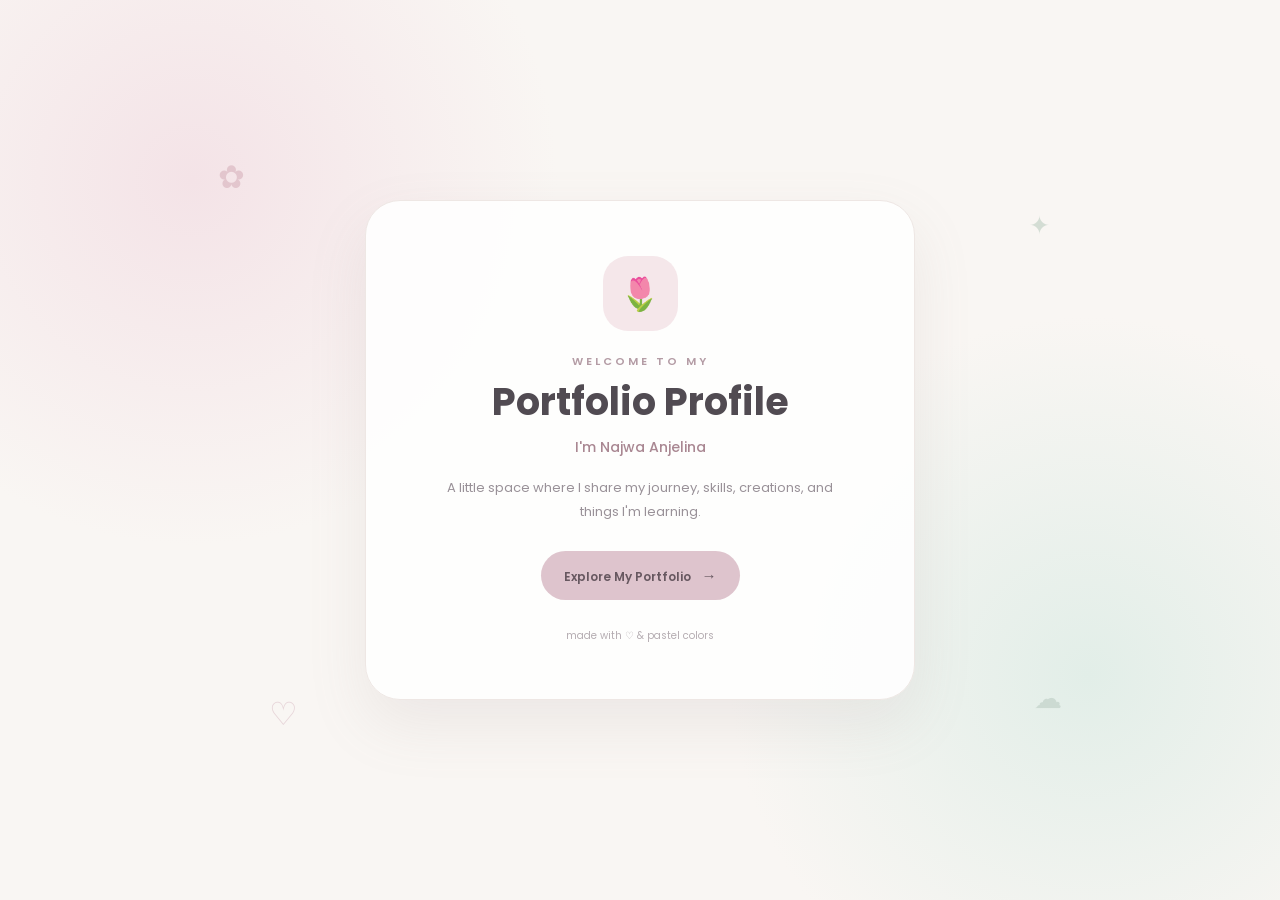
<file: index.html>
<!DOCTYPE html>                    <!-- INI ASLINYA WELCOME YA! -->
<html lang="id">
<head>
    <meta charset="UTF-8">
    <meta name="viewport" content="width=device-width, initial-scale=1.0">

    <title>Welcome | Najwa's Portfolio</title>

    <link rel="stylesheet" href="welcome.css">

    <link rel="preconnect" href="https://fonts.googleapis.com">
    <link rel="preconnect" href="https://fonts.gstatic.com" crossorigin>

    <link
        href="https://fonts.googleapis.com/css2?family=Poppins:wght@400;500;600;700&display=swap"
        rel="stylesheet"
    >
</head>

<body>

    <main class="welcome-page">

        <!-- Dekorasi -->
        <div class="decor decor-one">✿</div>
        <div class="decor decor-two">✦</div>
        <div class="decor decor-three">♡</div>
        <div class="decor decor-four">☁</div>


        <!-- Welcome Card -->
        <section class="welcome-card">

            <div class="flower-icon">
                🌷
            </div>

            <p class="mini-title">
                WELCOME TO MY
            </p>

            <h1>
                Portfolio Profile
            </h1>

            <p class="name">
                I'm Najwa Anjelina 
            </p>

            <p class="description">
                A little space where I share my journey,
                skills, creations, and things I'm learning.
            </p>

            <button id="exploreButton">
                Explore My Portfolio
                <span>→</span>
            </button>

            <p class="bottom-text">
                made with ♡ & pastel colors
            </p>

        </section>

    </main>

    <!-- LOADING SAAT MASUK PORTFOLIO -->
    <div class="loading-screen" id="loadingScreen">

        <div class="loading-content">

            <div class="loading-flower">
                ✿
            </div>

            <h2>Just a moment . . .</h2>

            <p>Preparing your little space :D</p>

            <div class="loading-bar">
                <div id="loadingProgress"></div>
            </div>

        </div>

    </div>

<script src="welcome.js"></script>

</body>
</html>
</file>
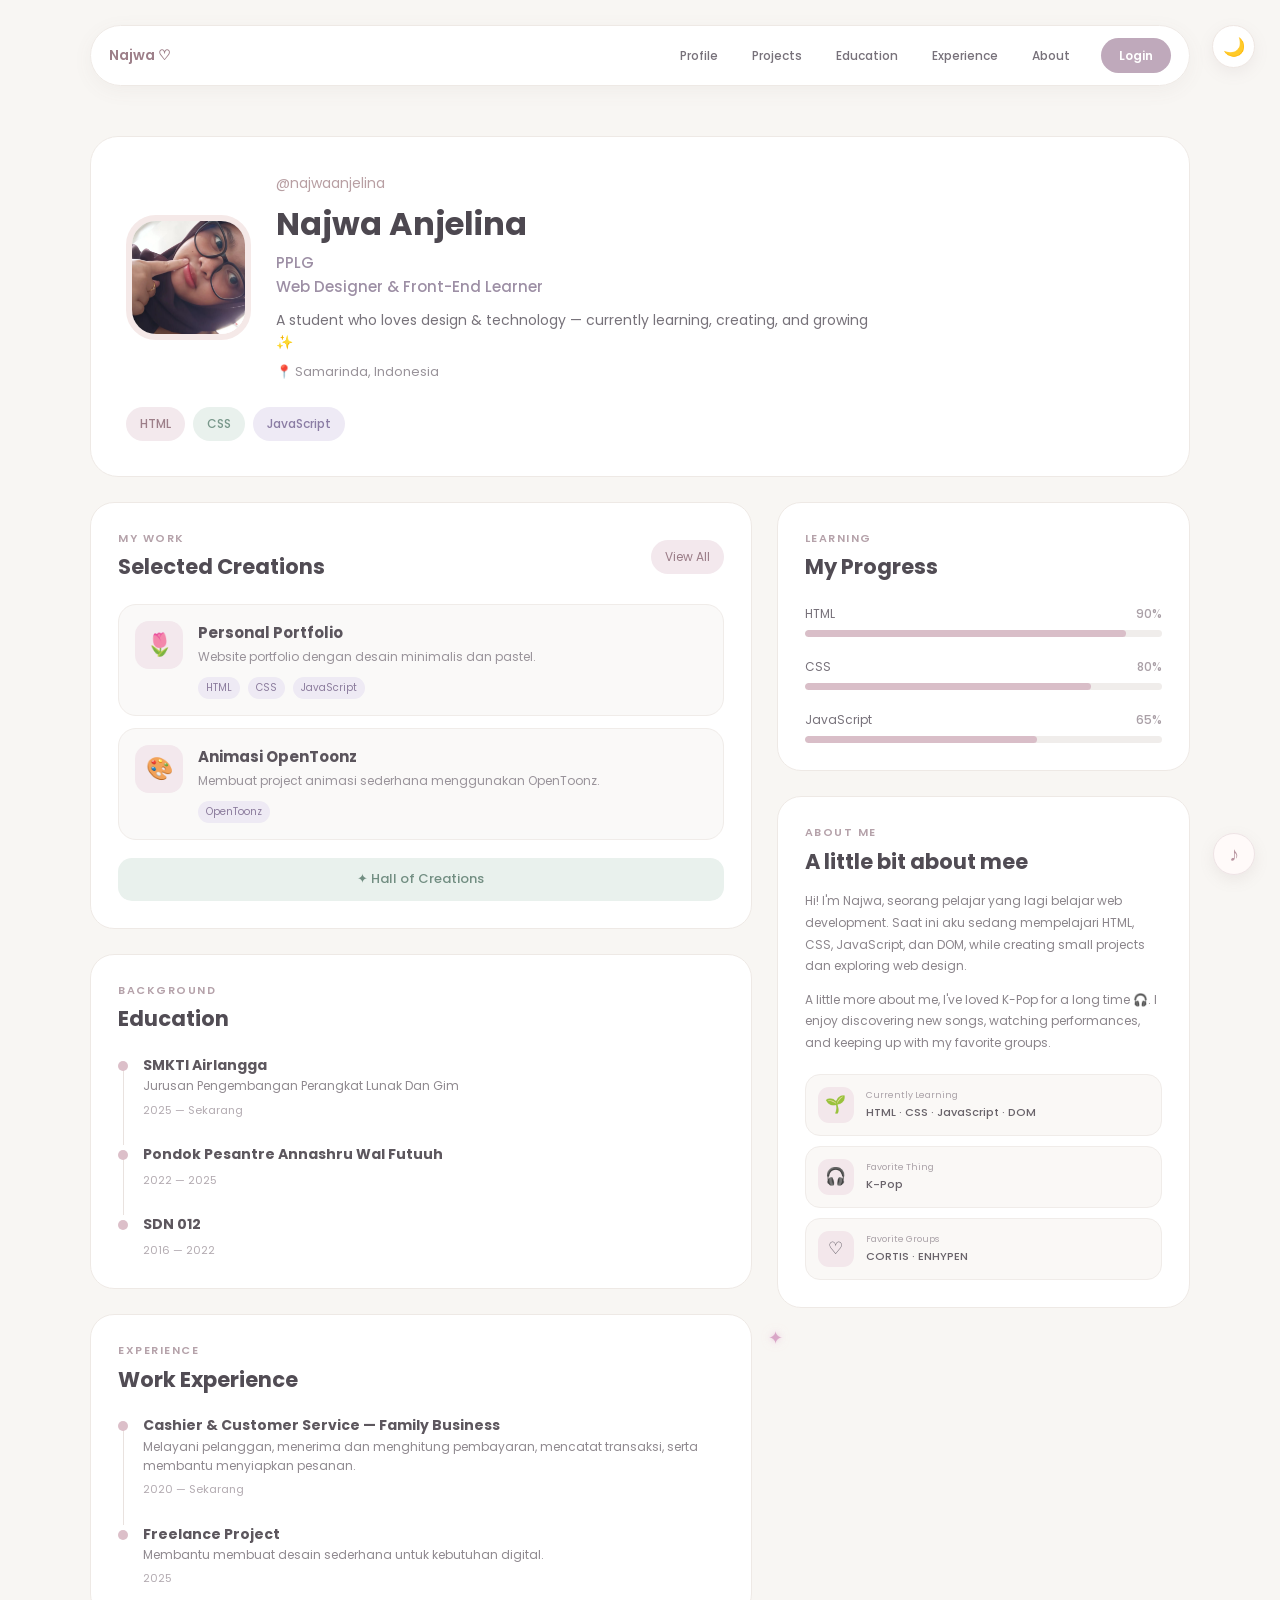
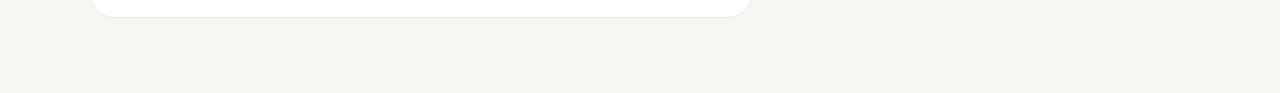
<file: welcome.html>
<!DOCTYPE html>            <!-- NAH INI BARU INDEX NYA BEBB! -->
<html lang="id">
<head>
    <meta charset="UTF-8">
    <meta name="viewport" content="width=device-width, initial-scale=1.0">
    <title>Public Portfolio Profile</title>

    <link rel="stylesheet" href="stylee.css">

    <link rel="preconnect" href="https://fonts.googleapis.com">
    <link rel="preconnect" href="https://fonts.gstatic.com" crossorigin>
    <link href="https://fonts.googleapis.com/css2?family=Poppins:wght@400;500;600;700&display=swap" rel="stylesheet">
</head>

<body>

    <div id="flower-container"></div>

        <!-- NAVIGATION -->
    <nav class="navbar">
        <div class="nav-logo">Najwa ♡</div>

        <button class="menu-toggle" id="menuToggle">☰</button>

        <div class="nav-links" id="navLinks">
            <a href="#home">Profile</a>
            <a href="#projects">Projects</a>
            <a href="#education">Education</a>
            <a href="#experience">Experience</a>
            <a href="#about">About</a>

            <a href="login.php" class="login-nav">Login</a>
        </div>
    </nav>
        <main class="container">

            <!-- THEME BUTTON -->
        <button id="themeButton" class="theme-button">
            🌙
        </button>

        <!-- PROFILE -->
        <section class="profile-card" id="home">

            <div class="profile-top">
                <img 
                    src="fotoku.jpeg" 
                    class="profile-photo"
                >

                <div class="profile-info">
                    <p class="username">@najwaanjelina</p>
                    <h1>Najwa Anjelina</h1>
                    <p class="role"></p>
                    <p class="role">PPLG</p>
                    <p class="role">Web Designer & Front-End Learner</p>

                    <p class="bio">
                        A student who loves design & technology — currently learning, 
                        creating, and growing ✨
                    </p>

                    <p class="location">📍 Samarinda, Indonesia</p>
                </div>
            </div>

            <!-- SKILLS -->
            <div class="skills">
                <span>HTML</span>
                <span>CSS</span>
                <span>JavaScript</span>
            </div>

        </section>


        <!-- CONTENT GRID -->
        <div class="content-grid">

            <!-- LEFT -->
            <div>

                <!-- PROJECT -->
                <section class="section-card" id="projects">
                    <div class="section-title">
                        <div>
                            <p class="small-title">MY WORK</p>
                            <h2>Selected Creations</h2>
                        </div>

                        <button id="allProjectBtn">View All</button>
                    </div>

                    <div class="projects" id="projectContainer">

                        <article class="project">
                            <div class="project-icon">🌷</div>

                            <div>
                                <h3>Personal Portfolio</h3>
                                <p>
                                    Website portfolio dengan desain
                                    minimalis dan pastel.
                                </p>

                                <span class="project-tag">HTML</span>
                                <span class="project-tag">CSS</span>
                                <span class="project-tag">JavaScript</span>
                            </div>
                        </article>


                        <article class="project">
                            <div class="project-icon">🎨</div>

                            <div>
                                <h3>Animasi OpenToonz</h3>
                                <p>
                                    Membuat project animasi sederhana menggunakan OpenToonz.
                                </p>

                                <span class="project-tag">OpenToonz</span>
                            </div>
                        </article>


                        <article class="project hidden-project">
                            <div class="project-icon">☁️</div>

                            <div>
                                <h3>Infografis Etika Digital</h3>
                                <p>
                                    Membuat desain infografis tentang penggunaan gadget secara bijak.
                                </p>

                                <span class="project-tag">Canva</span>
                            </div>
                        </article>

                    </div>

                    <a href="#" class="creation-button">
                        ✦ Hall of Creations
                    </a>
                </section>


                <!-- EDUCATION -->
                <section class="section-card" id="education">
                    <p class="small-title">BACKGROUND</p>
                    <h2>Education</h2>

                    <div class="timeline">

                        <div class="timeline-item">
                            <div class="dot"></div>

                            <div>
                                <h3>SMKTI Airlangga</h3>
                                <p>Jurusan Pengembangan Perangkat Lunak Dan Gim</p>
                                <span>2025 — Sekarang</span>
                            </div>
                        </div>

                        <div class="timeline-item">
                            <div class="dot"></div>

                            <div>
                                <h3>Pondok Pesantre Annashru Wal Futuuh</h3>
                                <span>2022 — 2025</span>
                            </div>
                        </div>

                        <div class="timeline-item">
                            <div class="dot"></div>

                            <div>
                                <h3>SDN 012</h3>
                                <span>2016 — 2022</span>
                            </div>
                        </div>

                    </div>
                </section>


                <!-- WORK -->
                <section class="section-card" id="experience">
                    <p class="small-title">EXPERIENCE</p>
                    <h2>Work Experience</h2>

                    <div class="timeline">

                        <div class="timeline-item">
                            <div class="dot"></div>

                            <div>
                                <h3>Cashier & Customer Service — Family Business</h3>
                                <p>
                                    Melayani pelanggan, menerima dan menghitung pembayaran, mencatat transaksi, serta membantu menyiapkan pesanan.
                                </p>
                                <span>2020 — Sekarang</span>
                            </div>
                        </div>

                        <div class="timeline-item">
                            <div class="dot"></div>

                            <div>
                                <h3>Freelance Project</h3>
                                <p>
                                    Membantu membuat desain sederhana
                                    untuk kebutuhan digital.
                                </p>
                                <span>2025</span>
                            </div>
                        </div>

                    </div>
                </section>

            </div>


            <!-- RIGHT -->
            <aside>

                <!-- LEARNING -->
                <section class="section-card" id="learning">

                    <p class="small-title">LEARNING</p>
                    <h2>My Progress</h2>

                    <div class="progress-item">
                        <div class="progress-label">
                            <span>HTML</span>
                            <b>90%</b>
                        </div>

                        <div class="progress">
                            <div style="width:90%"></div>
                        </div>
                    </div>


                    <div class="progress-item">
                        <div class="progress-label">
                            <span>CSS</span>
                            <b>80%</b>
                        </div>

                        <div class="progress">
                            <div style="width:80%"></div>
                        </div>
                    </div>


                    <div class="progress-item">
                        <div class="progress-label">
                            <span>JavaScript</span>
                            <b>65%</b>
                        </div>

                        <div class="progress">
                            <div style="width:65%"></div>
                        </div>
                    </div>

                </section>


                <!-- ABOUT -->
                <section class="section-card about" id="about">

                    <p class="small-title">ABOUT ME</p>

                    <h2>A little bit about mee</h2>

                    <p class="about-text">
                        Hi! I'm Najwa, seorang pelajar yang lagi belajar web development. Saat ini aku sedang mempelajari HTML, CSS, JavaScript, dan DOM, while creating small projects dan exploring web design.
                    </p>

                    <p class="about-text">
                        A little more about me, I've loved K-Pop for a long time 🎧.
                        I enjoy discovering new songs, watching performances,
                        and keeping up with my favorite groups.
                    </p>


                    <!-- ABOUT MINI CARDS -->
                    <div class="about-cards">

                        <div class="about-box">
                            <span class="about-icon">🌱</span>

                            <div>
                                <small>Currently Learning</small>
                                <b>HTML · CSS · JavaScript · DOM</b>
                            </div>
                        </div>


                        <div class="about-box">
                            <span class="about-icon">🎧</span>

                            <div>
                                <small>Favorite Thing</small>
                                <b>K-Pop</b>
                            </div>
                        </div>


                        <div class="about-box">
                            <span class="about-icon">♡</span>

                            <div>
                                <small>Favorite Groups</small>
                                <b>CORTIS · ENHYPEN</b>
                            </div>
                        </div>

                    </div>

                </section>

        <!-- MUSIC BUTTON -->
    <button id="musicButton" class="music-button">
        ♪
    </button>

    <audio id="backgroundMusic" loop>
        <source src="music.mp3" type="audio/mpeg">
    </audio>

<script src="script.js"></script>

    <div class="cursor"></div>

    <script>
    const cursor = document.querySelector(".cursor");

    document.addEventListener("mousemove", (e) => {
    cursor.style.left = e.clientX + "px";
    cursor.style.top = e.clientY + "px";

    const sparkle = document.createElement("div");
    sparkle.className = "cursor-dot";
    sparkle.textContent = "✧";

    sparkle.style.left = e.clientX + "px";
    sparkle.style.top = e.clientY + "px";

    document.body.appendChild(sparkle);

    setTimeout(() => {
        sparkle.remove();
    }, 800);
    });

</script>
</body>
</html>
</file>
<file: welcome.css>
* {
    margin: 0;
    padding: 0;
    box-sizing: border-box;
}

body {
    font-family: "Poppins", sans-serif;
    color: #5c555c;
}


/* =========================
   WELCOME PAGE
========================= */

.welcome-page {
    min-height: 100vh;

    display: flex;
    justify-content: center;
    align-items: center;

    position: relative;
    overflow: hidden;

    padding: 20px;

    background:
        radial-gradient(
            circle at 15% 20%,
            #f4e3e7 0,
            transparent 28%
        ),
        radial-gradient(
            circle at 85% 75%,
            #e2eee8 0,
            transparent 28%
        ),
        #f9f6f3;

    transition: opacity 0.7s ease;
}


/* =========================
   CARD
========================= */

.welcome-card {
    width: 100%;
    max-width: 550px;

    text-align: center;

    background: rgba(255, 255, 255, 0.88);

    border: 1px solid #eee7e4;

    border-radius: 35px;

    padding: 55px 45px;

    box-shadow:
        0 25px 60px rgba(150, 130, 135, 0.12);

    position: relative;

    z-index: 2;

    animation: cardAppear 1s ease;
}


/* =========================
   FLOWER
========================= */

.flower-icon {
    width: 75px;
    height: 75px;

    display: flex;
    justify-content: center;
    align-items: center;

    margin: 0 auto 22px;

    background: #f5e7ea;

    border-radius: 25px;

    font-size: 32px;

    animation: floating 3s ease-in-out infinite;
}


/* =========================
   TEXT
========================= */

.mini-title {
    font-size: 11px;

    letter-spacing: 3px;

    color: #b49ca5;

    font-weight: 600;
}

h1 {
    font-size: 38px;

    color: #514b52;

    margin-top: 3px;
}

.name {
    color: #a98792;

    font-size: 14px;

    font-weight: 500;

    margin-top: 7px;
}

.description {
    max-width: 390px;

    margin: 18px auto 28px;

    color: #999198;

    font-size: 13px;

    line-height: 1.8;
}


/* =========================
   BUTTON
========================= */

#exploreButton {
    border: none;

    padding: 13px 23px;

    border-radius: 50px;

    background: #dec4cd;

    color: #675860;

    font-family: "Poppins", sans-serif;

    font-size: 12px;

    font-weight: 600;

    cursor: pointer;

    transition: all 0.25s ease;
}

#exploreButton span {
    margin-left: 8px;

    font-size: 15px;
}

#exploreButton:hover {
    transform: translateY(-3px);

    background: #d6bac4;

    box-shadow:
        0 10px 22px rgba(180, 145, 155, 0.2);
}

#exploreButton:active {
    transform: translateY(0);
}


/* =========================
   BOTTOM TEXT
========================= */

.bottom-text {
    margin-top: 28px;

    color: #b5adb2;

    font-size: 10px;
}


/* =========================
   DECORATION
========================= */

.decor {
    position: absolute;

    z-index: 1;

    user-select: none;

    opacity: 0.55;
}

.decor-one {
    top: 17%;
    left: 17%;

    color: #d5adb8;

    font-size: 32px;

    animation: floating 4s ease-in-out infinite;
}

.decor-two {
    top: 23%;
    right: 18%;

    color: #b7cabc;

    font-size: 25px;
}

.decor-three {
    bottom: 18%;
    left: 21%;

    color: #d8b8c2;

    font-size: 32px;

    animation: floating 3.5s ease-in-out infinite;
}

.decor-four {
    bottom: 20%;
    right: 17%;

    color: #b8c9c0;

    font-size: 28px;

    animation: floating 4.5s ease-in-out infinite;
}


/* =========================
   ANIMATION
========================= */

@keyframes cardAppear {

    from {
        opacity: 0;
        transform: translateY(20px);
    }

    to {
        opacity: 1;
        transform: translateY(0);
    }
}


@keyframes floating {

    0%,
    100% {
        transform: translateY(0);
    }

    50% {
        transform: translateY(-7px);
    }
}


/* =========================
   EXIT ANIMATION
========================= */

.welcome-page.exit {
    opacity: 0;

    pointer-events: none;
}


/* =========================
   MOBILE
========================= */

@media (max-width: 600px) {

    .welcome-card {
        padding: 42px 25px;

        border-radius: 28px;
    }

    .flower-icon {
        width: 65px;
        height: 65px;

        font-size: 28px;
    }

    h1 {
        font-size: 30px;
    }

    .name {
        font-size: 13px;
    }

    .description {
        font-size: 12px;
    }

    .decor-one {
        left: 7%;
    }

    .decor-two {
        right: 7%;
    }

    .decor-three {
        left: 8%;
    }

    .decor-four {
        right: 7%;
    }
}

/* =========================
   LOADING SCREEN
========================= */

.loading-screen {
    position: fixed;

    inset: 0;

    z-index: 9999;

    display: flex;
    justify-content: center;
    align-items: center;

    background: #f9f6f3;

    opacity: 0;
    visibility: hidden;

    transition: opacity 0.5s ease;
}

.loading-screen.show {
    opacity: 1;
    visibility: visible;
}

.loading-content {
    text-align: center;
}

.loading-flower {
    width: 65px;
    height: 65px;

    margin: 0 auto 18px;

    display: flex;
    justify-content: center;
    align-items: center;

    background: #f5e7ea;

    border-radius: 22px;

    color: #c69eaa;

    font-size: 28px;

    animation: loadingSpin 1.5s ease-in-out infinite;
}

.loading-content h2 {
    font-size: 18px;

    color: #5c555c;

    font-weight: 600;
}

.loading-content p {
    margin-top: 5px;

    color: #aaa1a7;

    font-size: 11px;
}


/* Loading bar */

.loading-bar {
    width: 180px;
    height: 6px;

    margin: 20px auto 0;

    background: #eee7e5;

    border-radius: 20px;

    overflow: hidden;
}

#loadingProgress {
    width: 0%;
    height: 100%;

    background: #dcbfc8;

    border-radius: 20px;

    transition: width 0.1s linear;
}


/* Loading animation */

@keyframes loadingSpin {

    0% {
        transform: rotate(0deg);
    }

    50% {
        transform: rotate(12deg) scale(1.05);
    }

    100% {
        transform: rotate(0deg);
    }
}
</file>
<file: stylee.css>
* {
    margin: 0;
    padding: 0;
    box-sizing: border-box;
}

body {
    font-family: "Poppins", sans-serif;
    background: #f8f6f3;
    color: #55505a;
    line-height: 1.6;
}

/* ================= NAVIGATION ================= */

.navbar {
    width: 90%;
    max-width: 1100px;
    margin: 25px auto 0;

    background: rgba(255, 255, 255, 0.95);
    border: 1px solid #eee9e5;
    border-radius: 50px;

    padding: 12px 18px;

    display: flex;
    align-items: center;
    justify-content: space-between;

    position: sticky;
    top: 15px;
    z-index: 1000;

    box-shadow: 0 5px 20px rgba(120, 100, 110, 0.06);
}

.nav-logo {
    color: #9d7f89;
    font-size: 14px;
    font-weight: 600;
}

.nav-links {
    display: flex;
    align-items: center;
    gap: 8px;
}

.nav-links a {
    text-decoration: none;
    color: #77717a;

    font-size: 12px;
    font-weight: 500;

    padding: 8px 13px;
    border-radius: 50px;

    transition: 0.2s;
}

.nav-links a:hover {
    background: #f3e8ed;
    color: #9a7c87;
}

/* ================= LOGIN BUTTON ================= */

.login-nav {
    border: 1px solid #bfa9bb !important;
    color: #9a7c87 !important;
    background: transparent !important;
    padding: 7px 16px !important;
    margin-left: 8px;
    border-radius: 50px !important;
    font-weight: 600 !important;
}

.login-nav:hover {
    background: #f3e8ed !important;
    color: #8c6f7b !important;
    transform: translateY(-1px);
}

.menu-toggle {
    display: none;

    border: none;
    background: #f3e8ed;
    color: #9a7c87;

    width: 35px;
    height: 35px;

    border-radius: 50%;

    cursor: pointer;
    font-size: 16px;
}

/* Smooth scroll */

html {
    scroll-behavior: smooth;
}

/* Jarak ketika navigasi menuju section */

#home,
#projects,
#education,
#experience,
#about {
    scroll-margin-top: 100px;
}

.container {
    width: 90%;
    max-width: 1100px;
    margin: 50px auto;
}


/* ================= PROFILE ================= */

.profile-card {
    background: #ffffff;
    border: 1px solid #eee9e5;
    border-radius: 28px;
    padding: 35px;
    margin-bottom: 25px;
}

.profile-top {
    display: flex;
    align-items: center;
    gap: 25px;
}

.profile-photo {
    width: 125px;
    height: 125px;
    border-radius: 30px;
    object-fit: cover;
    border: 6px solid #f5e9e8;
}

.username {
    color: #b89fa3;
    font-size: 14px;
    margin-bottom: 3px;
}

.profile-info h1 {
    font-size: 32px;
    color: #4d4850;
    margin-bottom: 2px;
}

.role {
    color: #9d8fa5;
    font-size: 15px;
    font-weight: 500;
}

.bio {
    max-width: 600px;
    font-size: 14px;
    margin-top: 10px;
    color: #77727a;
}

.location {
    margin-top: 8px;
    font-size: 13px;
    color: #99939a;
}


/* ================= SKILLS ================= */

.skills {
    display: flex;
    flex-wrap: wrap;
    gap: 8px;
    margin-top: 25px;
}

.skills span {
    background: #f3e9ed;
    color: #9d7f89;
    padding: 7px 14px;
    border-radius: 50px;
    font-size: 12px;
    font-weight: 500;
}

.skills span:nth-child(2) {
    background: #e9f1ed;
    color: #78978a;
}

.skills span:nth-child(3) {
    background: #eeeaf5;
    color: #8b7da4;
}

.skills span:nth-child(4) {
    background: #f5eee3;
    color: #a58f6d;
}


/* ================= GRID ================= */

.content-grid {
    display: grid;
    grid-template-columns: 1.6fr 1fr;
    gap: 25px;
}


/* ================= CARD ================= */

.section-card {
    background: #ffffff;
    border: 1px solid #eee9e5;
    border-radius: 24px;
    padding: 27px;
    margin-bottom: 25px;
}

.section-title {
    display: flex;
    justify-content: space-between;
    align-items: center;
    margin-bottom: 20px;
}

.small-title {
    color: #b5a2aa;
    font-size: 11px;
    font-weight: 600;
    letter-spacing: 1.5px;
    margin-bottom: 3px;
}

h2 {
    font-size: 21px;
    color: #514c54;
}

.section-title button {
    border: none;
    background: #f3e8ed;
    color: #9a7c87;
    padding: 8px 14px;
    border-radius: 50px;
    cursor: pointer;
    font-family: inherit;
    font-size: 12px;
}

.section-title button:hover {
    background: #eadce2;
}


/* ================= PROJECT ================= */

.projects {
    display: flex;
    flex-direction: column;
    gap: 12px;
}

.project {
    display: flex;
    gap: 15px;
    padding: 16px;
    background: #faf9f8;
    border-radius: 18px;
    border: 1px solid #f0ece9;
    transition: 0.2s;
}

.project:hover {
    transform: translateY(-2px);
    border-color: #e6d8dd;
}

.project-icon {
    width: 48px;
    height: 48px;
    min-width: 48px;
    display: flex;
    justify-content: center;
    align-items: center;
    background: #f3e8ed;
    border-radius: 14px;
    font-size: 22px;
}

.project h3 {
    color: #5b555d;
    font-size: 15px;
    margin-bottom: 2px;
}

.project p {
    color: #99939a;
    font-size: 12px;
    margin-bottom: 7px;
}

.project-tag {
    display: inline-block;
    background: #eeeaf4;
    color: #8c7c9d;
    padding: 3px 8px;
    border-radius: 20px;
    font-size: 10px;
    margin-right: 4px;
}

.creation-button {
    display: block;
    text-align: center;
    text-decoration: none;
    margin-top: 18px;
    padding: 11px;
    border-radius: 14px;
    background: #e9f1ed;
    color: #728e82;
    font-size: 13px;
    font-weight: 500;
}

.creation-button:hover {
    background: #dfeae5;
}

.hidden-project {
    display: none;
}


/* ================= TIMELINE ================= */

.timeline {
    margin-top: 18px;
}

.timeline-item {
    display: flex;
    gap: 15px;
    position: relative;
    padding-bottom: 22px;
}

.timeline-item:last-child {
    padding-bottom: 0;
}

.timeline-item:not(:last-child)::before {
    content: "";
    position: absolute;
    width: 1px;
    height: calc(100% - 8px);
    background: #e9e2df;
    left: 5px;
    top: 10px;
}

.dot {
    width: 10px;
    height: 10px;
    background: #dcbfc9;
    border-radius: 50%;
    margin-top: 7px;
    position: relative;
    z-index: 2;
    min-width: 10px;
}

.timeline-item h3 {
    color: #5d575e;
    font-size: 14px;
}

.timeline-item p {
    color: #8f898f;
    font-size: 12px;
}

.timeline-item span {
    color: #b3abb1;
    font-size: 11px;
}


/* ================= PROGRESS ================= */

.progress-item {
    margin-top: 20px;
}

.progress-label {
    display: flex;
    justify-content: space-between;
    font-size: 12px;
    margin-bottom: 7px;
}

.progress-label span {
    color: #77717a;
}

.progress-label b {
    color: #aaa0a7;
    font-weight: 500;
}

.progress {
    height: 7px;
    background: #f0edeb;
    border-radius: 20px;
    overflow: hidden;
}

.progress div {
    height: 100%;
    background: #d9bec8;
    border-radius: 20px;
}


/* ================= ABOUT ================= */

.about > p:not(.small-title) {
    margin-top: 12px;
    font-size: 12px;
    color: #8b858b;
}

.about-info {
    display: flex;
    flex-direction: column;
    gap: 12px;
    margin-top: 20px;
}

.about-info div {
    padding: 11px 13px;
    background: #faf8f6;
    border-radius: 12px;
}

.about-info span {
    display: block;
    color: #aaa2a8;
    font-size: 10px;
}

.about-info b {
    color: #69636a;
    font-size: 12px;
    font-weight: 500;
}


/* ================= FOOTER ================= */

footer {
    text-align: center;
    color: #aaa3a9;
    font-size: 11px;
    padding: 10px;
}


/* ================= MOBILE ================= */

@media (max-width: 750px) {

    .container {
        width: 92%;
        margin: 25px auto;
    }

    .profile-card {
        padding: 23px;
        border-radius: 22px;
    }

    .profile-top {
        align-items: flex-start;
    }

    .profile-photo {
        width: 85px;
        height: 85px;
        border-radius: 22px;
    }

    .profile-info h1 {
        font-size: 23px;
    }

    .role {
        font-size: 12px;
    }

    .bio {
        font-size: 12px;
    }

    .content-grid {
        grid-template-columns: 1fr;
        gap: 0;
    }

    .section-card {
        padding: 22px;
        border-radius: 20px;
    }
}


@media (max-width: 480px) {

    .profile-top {
        flex-direction: column;
    }

    .profile-photo {
        width: 95px;
        height: 95px;
    }

    .profile-info h1 {
        font-size: 25px;
    }

    .section-title {
        align-items: flex-end;
    }

    .section-title button {
        font-size: 10px;
        padding: 7px 11px;
    }

    .project {
        padding: 13px;
    }
}

/* =========================
   THEME BUTTON
========================= */

.theme-button {
    position: fixed;

    top: 25px;
    right: 25px;

    width: 43px;
    height: 43px;

    border: 1px solid #eee6e2;

    border-radius: 50%;

    background: #ffffff;

    cursor: pointer;

    font-size: 18px;

    display: flex;
    justify-content: center;
    align-items: center;

    box-shadow: 0 5px 15px rgba(150, 130, 135, 0.10);

    transition: 0.25s;

    z-index: 100;
}

.theme-button:hover {
    transform: translateY(-2px) rotate(8deg);
}


/* =========================
   DARK MODE
========================= */

body.dark-mode {
    background: #29272b;
    color: #ddd7dc;
}


/* Background */

body.dark-mode .profile-card,
body.dark-mode .section-card {
    background: #353238;

    border-color: #464148;
}


/* Text */

body.dark-mode .profile-info h1,
body.dark-mode h2 {
    color: #f0e9ed;
}

body.dark-mode .bio,
body.dark-mode .timeline-item p,
body.dark-mode .about > p:not(.small-title) {
    color: #bdb5bc;
}

body.dark-mode .username,
body.dark-mode .small-title {
    color: #c3a7b1;
}

body.dark-mode .role {
    color: #b8a7c1;
}

body.dark-mode .location {
    color: #aaa2aa;
}


/* Skills */

body.dark-mode .skills span {
    background: #493e45;
    color: #d6b9c4;
}

body.dark-mode .skills span:nth-child(2) {
    background: #3d4943;
    color: #b9d0c4;
}

body.dark-mode .skills span:nth-child(3) {
    background: #443f4d;
    color: #c4b7d6;
}

body.dark-mode .skills span:nth-child(4) {
    background: #4b4439;
    color: #d4c19d;
}


/* Projects */

body.dark-mode .project {
    background: #302e33;
    border-color: #464148;
}

body.dark-mode .project h3 {
    color: #e5dfe3;
}

body.dark-mode .project p {
    color: #aaa2aa;
}

body.dark-mode .project-icon {
    background: #463b42;
}


/* Project tags */

body.dark-mode .project-tag {
    background: #443e4b;
    color: #c7b9d5;
}


/* View All */

body.dark-mode .section-title button {
    background: #493e45;
    color: #d4b8c1;
}


/* Hall of Creations */

body.dark-mode .creation-button {
    background: #3d4943;
    color: #bcd1c5;
}


/* Timeline */

body.dark-mode .timeline-item:not(:last-child)::before {
    background: #514b51;
}

body.dark-mode .dot {
    background: #c6a4af;
}


/* Progress */

body.dark-mode .progress {
    background: #4a464b;
}

body.dark-mode .progress div {
    background: #c7a5b0;
}

body.dark-mode .progress-label span {
    color: #c5bdc3;
}

body.dark-mode .progress-label b {
    color: #aaa2aa;
}


/* About */

body.dark-mode .about-info div {
    background: #302e33;
}

body.dark-mode .about-info span {
    color: #aaa2aa;
}

body.dark-mode .about-info b {
    color: #ddd6db;
}


/* Footer */

body.dark-mode footer {
    color: #969096;
}


/* Theme Button */

body.dark-mode .theme-button {
    background: #3b383e;
    border-color: #514c52;
}

/* =========================
   NEW ABOUT ME
========================= */

.about-text {
    margin-top: 13px;

    font-size: 12px;

    line-height: 1.8;

    color: #8b858b;
}


/* ABOUT CARDS */

.about-cards {
    display: flex;
    flex-direction: column;

    gap: 10px;

    margin-top: 20px;
}


.about-box {
    display: flex;

    align-items: center;

    gap: 12px;

    padding: 12px;

    background: #faf8f6;

    border: 1px solid #f0ece9;

    border-radius: 15px;

    transition: 0.2s;
}


.about-box:hover {
    transform: translateX(3px);

    border-color: #e5d5da;
}


.about-icon {
    width: 36px;
    height: 36px;

    min-width: 36px;

    display: flex;
    justify-content: center;
    align-items: center;

    background: #f3e7eb;

    border-radius: 11px;

    font-size: 17px;
}


.about-box small {
    display: block;

    color: #aaa2a8;

    font-size: 9px;

    margin-bottom: 2px;
}


.about-box b {
    display: block;

    color: #69636a;

    font-size: 11px;

    font-weight: 500;
}


/* =========================
   DARK MODE ABOUT
========================= */

body.dark-mode .about-text {
    color: #bdb5bc;
}


body.dark-mode .about-box {
    background: #302e33;

    border-color: #464148;
}


body.dark-mode .about-box:hover {
    border-color: #5a4e55;
}


body.dark-mode .about-icon {
    background: #463b42;
}


body.dark-mode .about-box small {
    color: #aaa2aa;
}


body.dark-mode .about-box b {
    color: #ddd6db;
}

/* =========================
   MUSIC BUTTON
========================= */

.music-button {
    position: fixed;

    bottom: 25px;
    right: 25px;

    width: 42px;
    height: 42px;

    border: 1px solid #eee3e5;

    border-radius: 50%;

    background: #fffaf9;

    color: #b895a0;

    font-size: 20px;

    cursor: pointer;

    display: flex;
    justify-content: center;
    align-items: center;

    box-shadow: 0 5px 15px rgba(150, 130, 135, 0.12);

    transition: 0.25s;

    z-index: 100;
}

.music-button:hover {
    transform: translateY(-3px) rotate(8deg);

    background: #f6e8eb;
}


/* Saat musik menyala */

.music-button.playing {
    background: #ead4da;

    color: #8e6d78;

    animation: musicFloat 1.5s ease-in-out infinite;
}


@keyframes musicFloat {

    0%,
    100% {
        transform: translateY(0);
    }

    50% {
        transform: translateY(-3px);
    }
}


/* DARK MODE */

body.dark-mode .music-button {
    background: #3b383e;

    border-color: #514c52;

    color: #c9aeb8;
}

body.dark-mode .music-button.playing {
    background: #51414a;

    color: #dfc0ca;
}

/* =========================
   FALLING FLOWERS
========================= */

#flower-container {
    position: fixed;
    inset: 0;

    pointer-events: none;

    overflow: hidden;

    z-index: 0;
}

.flower {
    position: absolute;

    top: -30px;

    color: #d9b8c2;

    font-size: 16px;

    opacity: 0.6;

    animation-name: fallingFlower;
    animation-timing-function: linear;
    animation-fill-mode: forwards;
}

@keyframes fallingFlower {

    0% {
        transform:
            translateY(-30px)
            rotate(0deg);
    }

    50% {
        transform:
            translateY(50vh)
            translateX(30px)
            rotate(180deg);
    }

    100% {
        transform:
            translateY(110vh)
            translateX(-30px)
            rotate(360deg);
    }
}


/* Biar portfolio tetap berada di atas bunga */

.container {
    position: relative;
    z-index: 1;
}

/* ✦ Custom Aesthetic Cursor */
body {
  cursor: none;
}

.cursor {
  position: fixed;
  width: 18px;
  height: 18px;
  pointer-events: none;
  z-index: 9999;
  transform: translate(-50%, -50%);
  font-size: 18px;
  color: #d9a7c7;
  transition: transform 0.08s ease;
}

.cursor::before {
  content: "✦";
  text-shadow:
    0 0 5px rgba(217, 167, 199, 0.5),
    0 0 10px rgba(255, 220, 240, 0.5);
}

.cursor-dot {
  position: fixed;
  pointer-events: none;
  font-size: 10px;
  color: #e8bfd7;
  z-index: 9998;
  animation: sparkle 0.8s ease-out forwards;
}

@keyframes sparkle {
  0% {
    opacity: 1;
    transform: scale(1) translateY(0);
  }

  100% {
    opacity: 0;
    transform: scale(0.3) translateY(-15px);
  }
}

.login-card {
    width: 90%;
    max-width: 400px;
    margin: 80px auto;
    padding: 40px;
    background: white;
    border-radius: 20px;
    text-align: center;
    box-shadow: 0 10px 30px rgba(0, 0, 0, 0.08);
}

.login-card h1 {
    margin: 15px 0 8px;
}

.login-card p {
    color: #888;
    margin-bottom: 25px;
}

.login-card label {
    display: block;
    text-align: left;
    margin: 15px 0 7px;
    font-size: 14px;
}

.login-card input {
    width: 100%;
    padding: 12px;
    border: 1px solid #ddd;
    border-radius: 10px;
    outline: none;
}

.login-card button {
    width: 100%;
    margin-top: 25px;
    padding: 12px;
    border: none;
    border-radius: 10px;
    background: #222;
    color: white;
    cursor: pointer;
}

.error {
    background: #ffe5e5;
    color: #d33;
    padding: 10px;
    border-radius: 8px;
    margin-bottom: 15px;
}

/* LOGIN NAVBAR */
.navbar .nav-links a.login-nav {
    background: #bfa9bb !important;
    color: white !important;
    padding: 8px 18px !important;
    margin-left: 10px;
    border-radius: 50px !important;
    font-weight: 600 !important;
    border: none !important;
}

.navbar .nav-links a.login-nav:hover {
    background: #9f8495 !important;
    color: white !important;
    transform: translateY(-2px);
}
</file>
